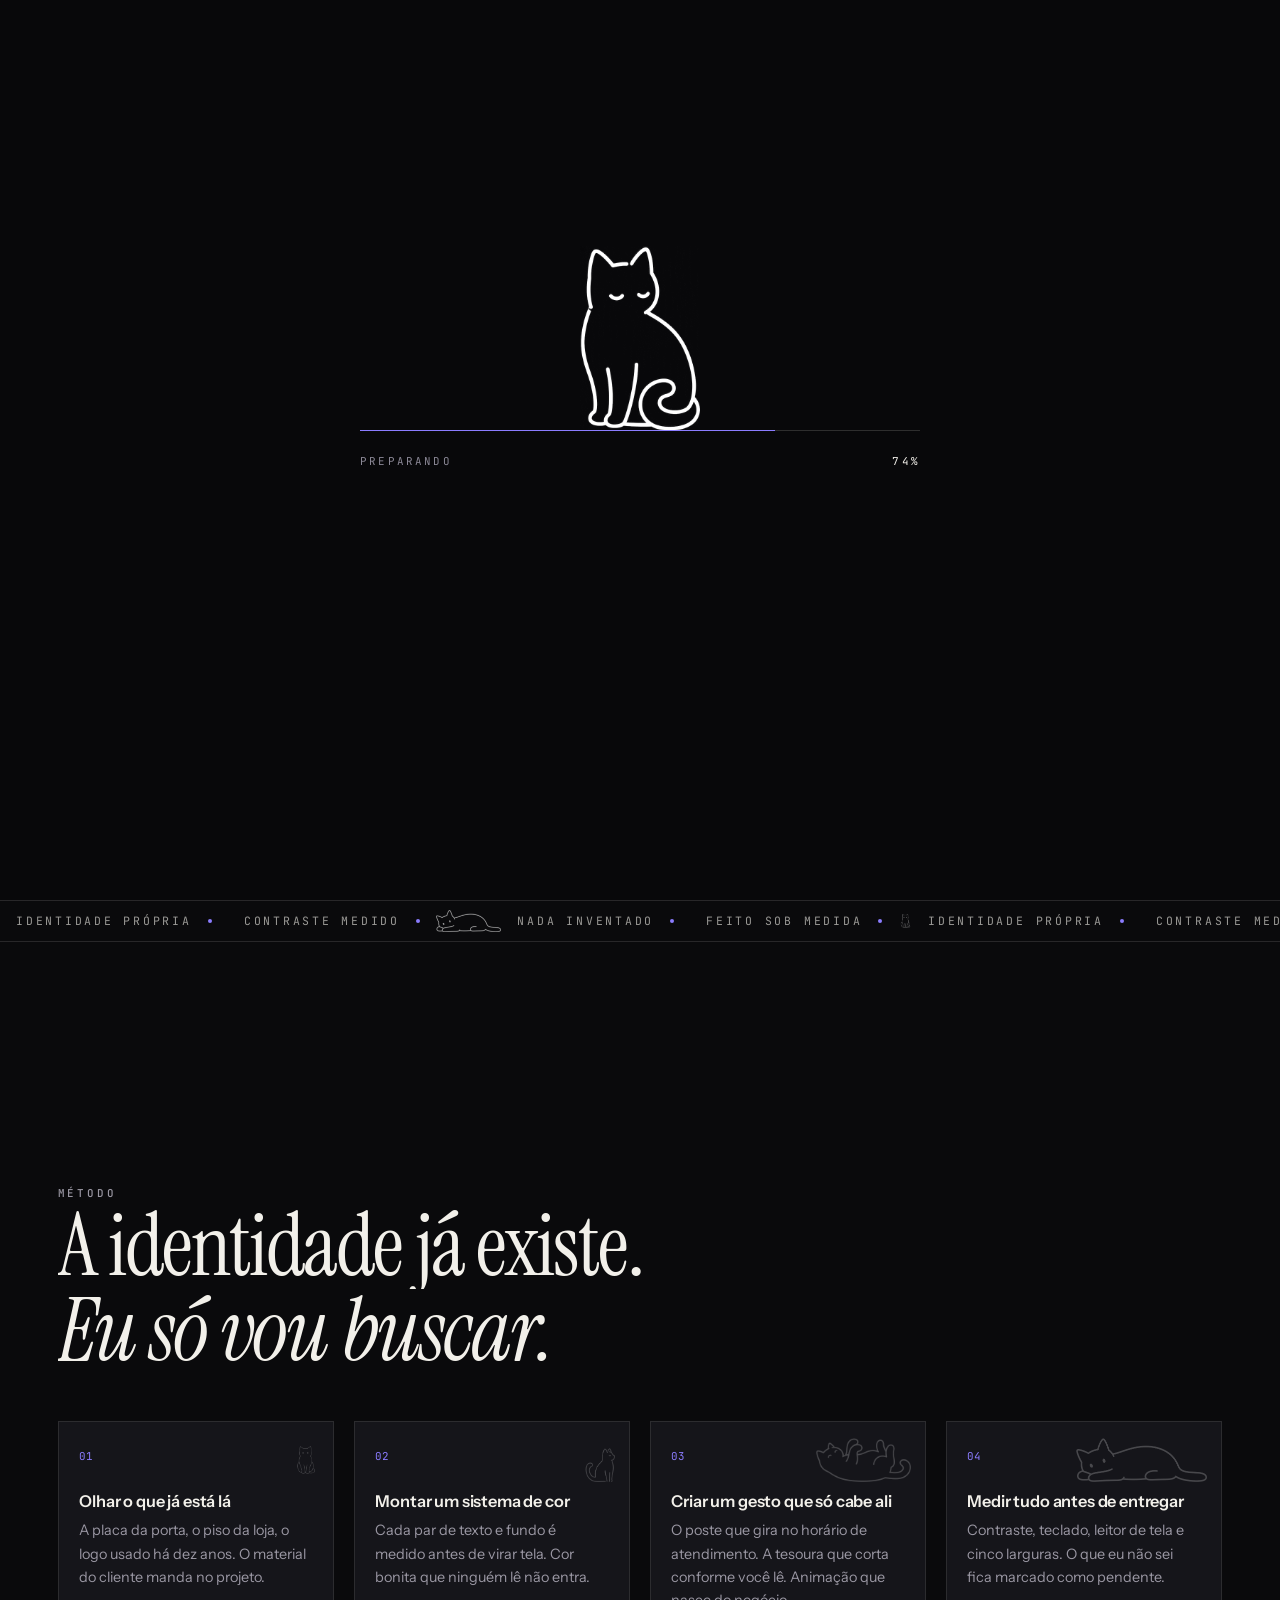
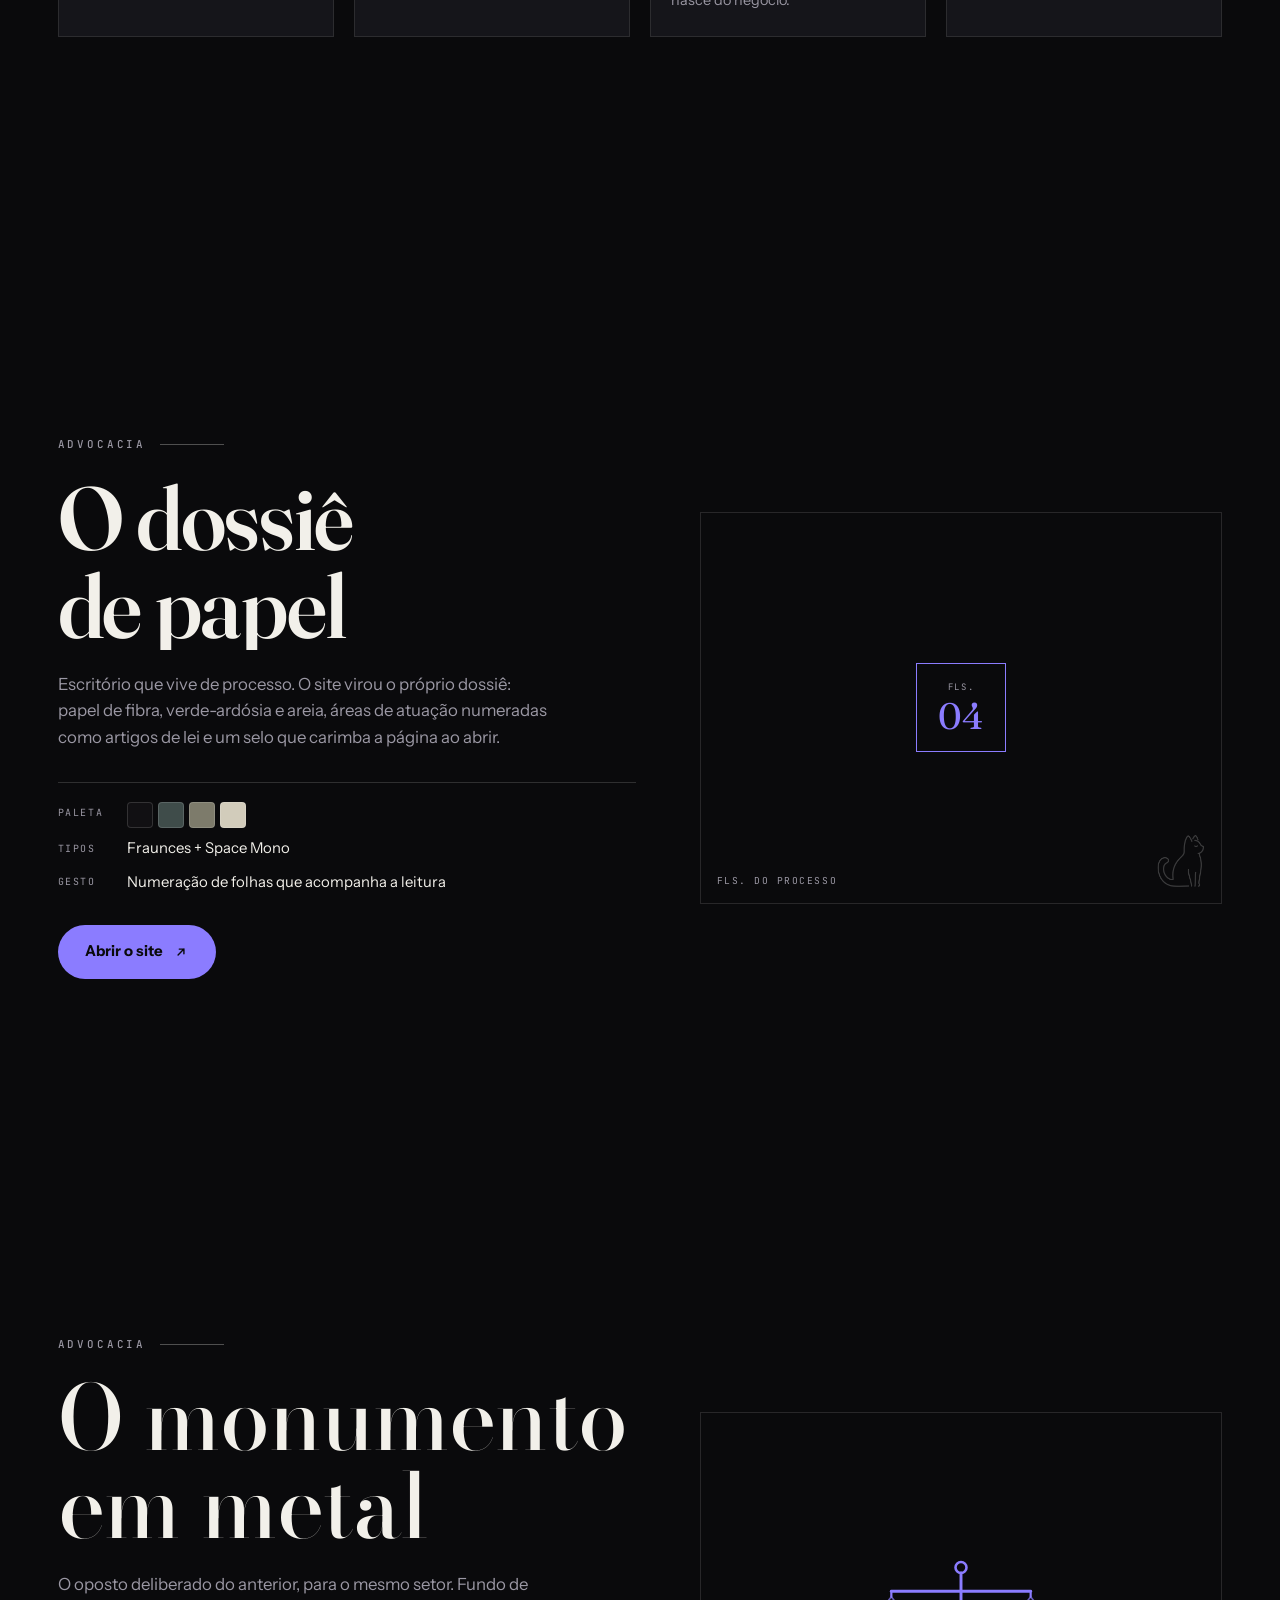
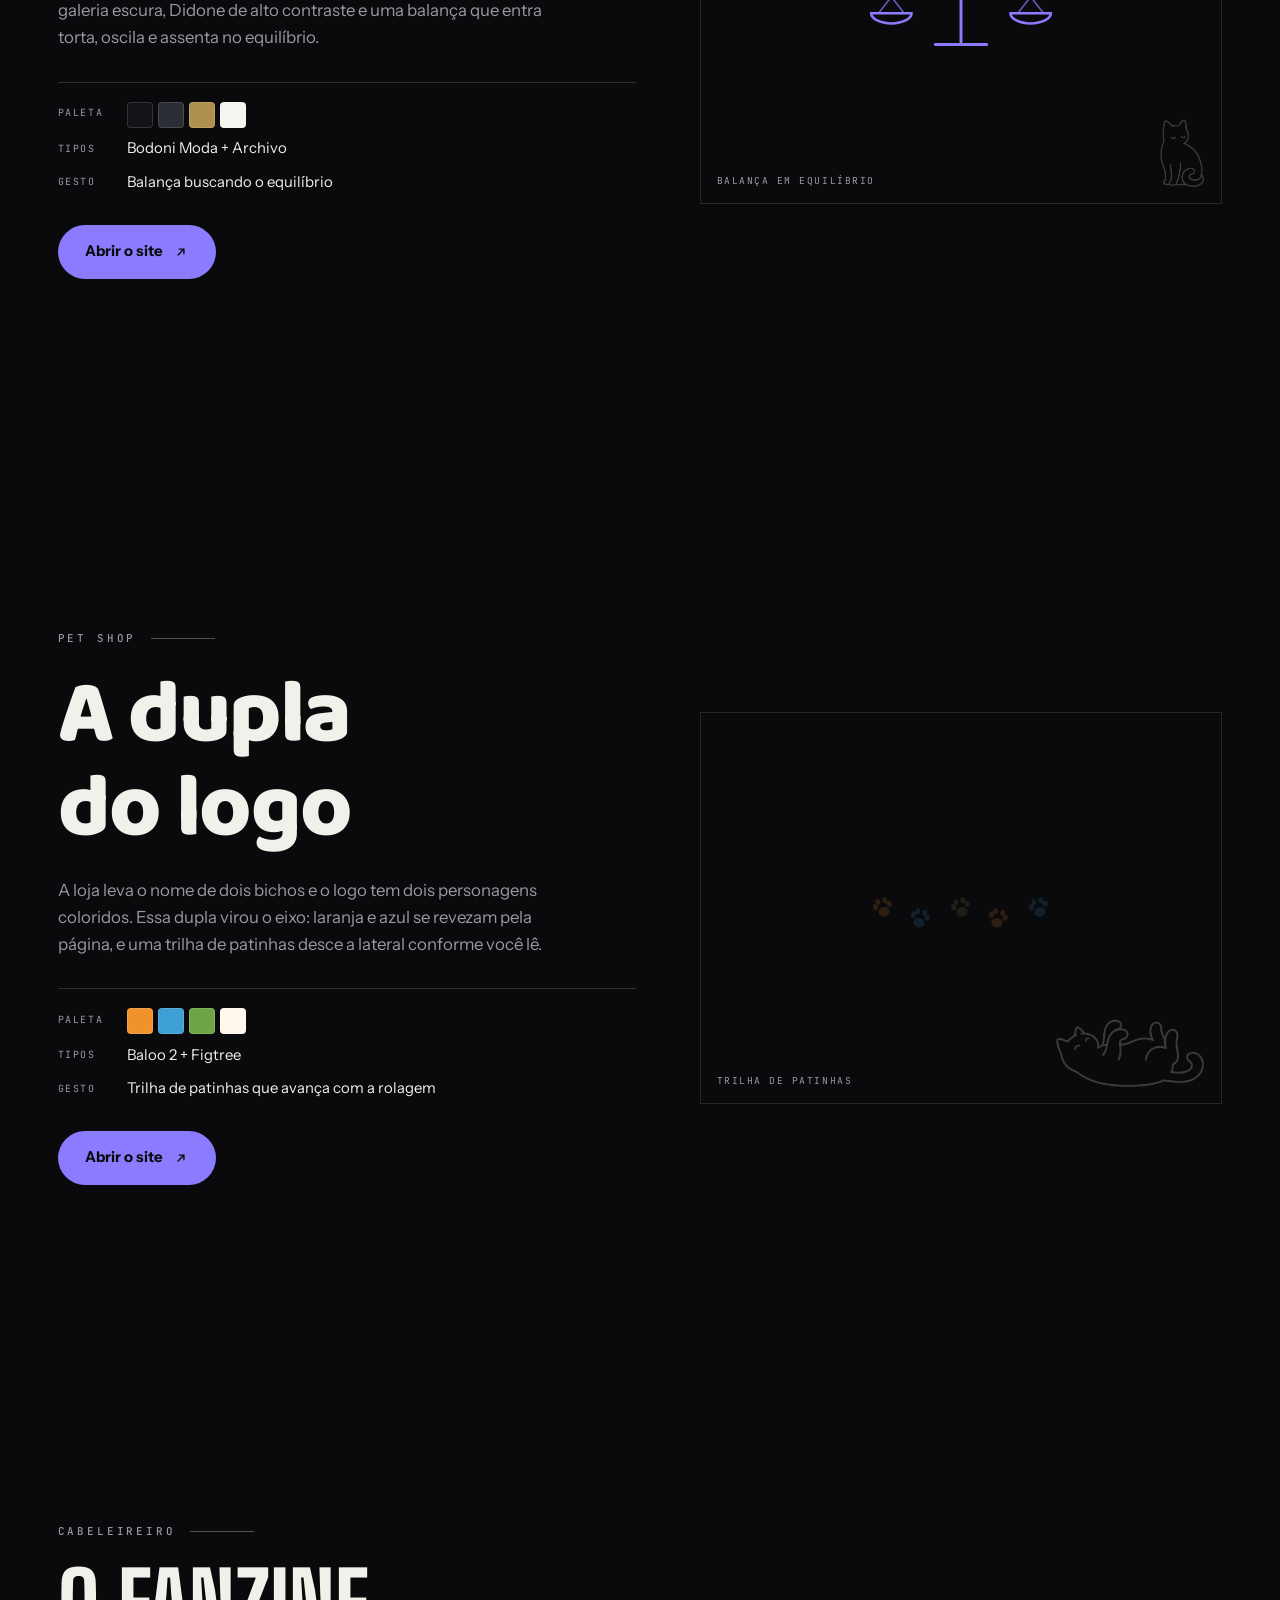
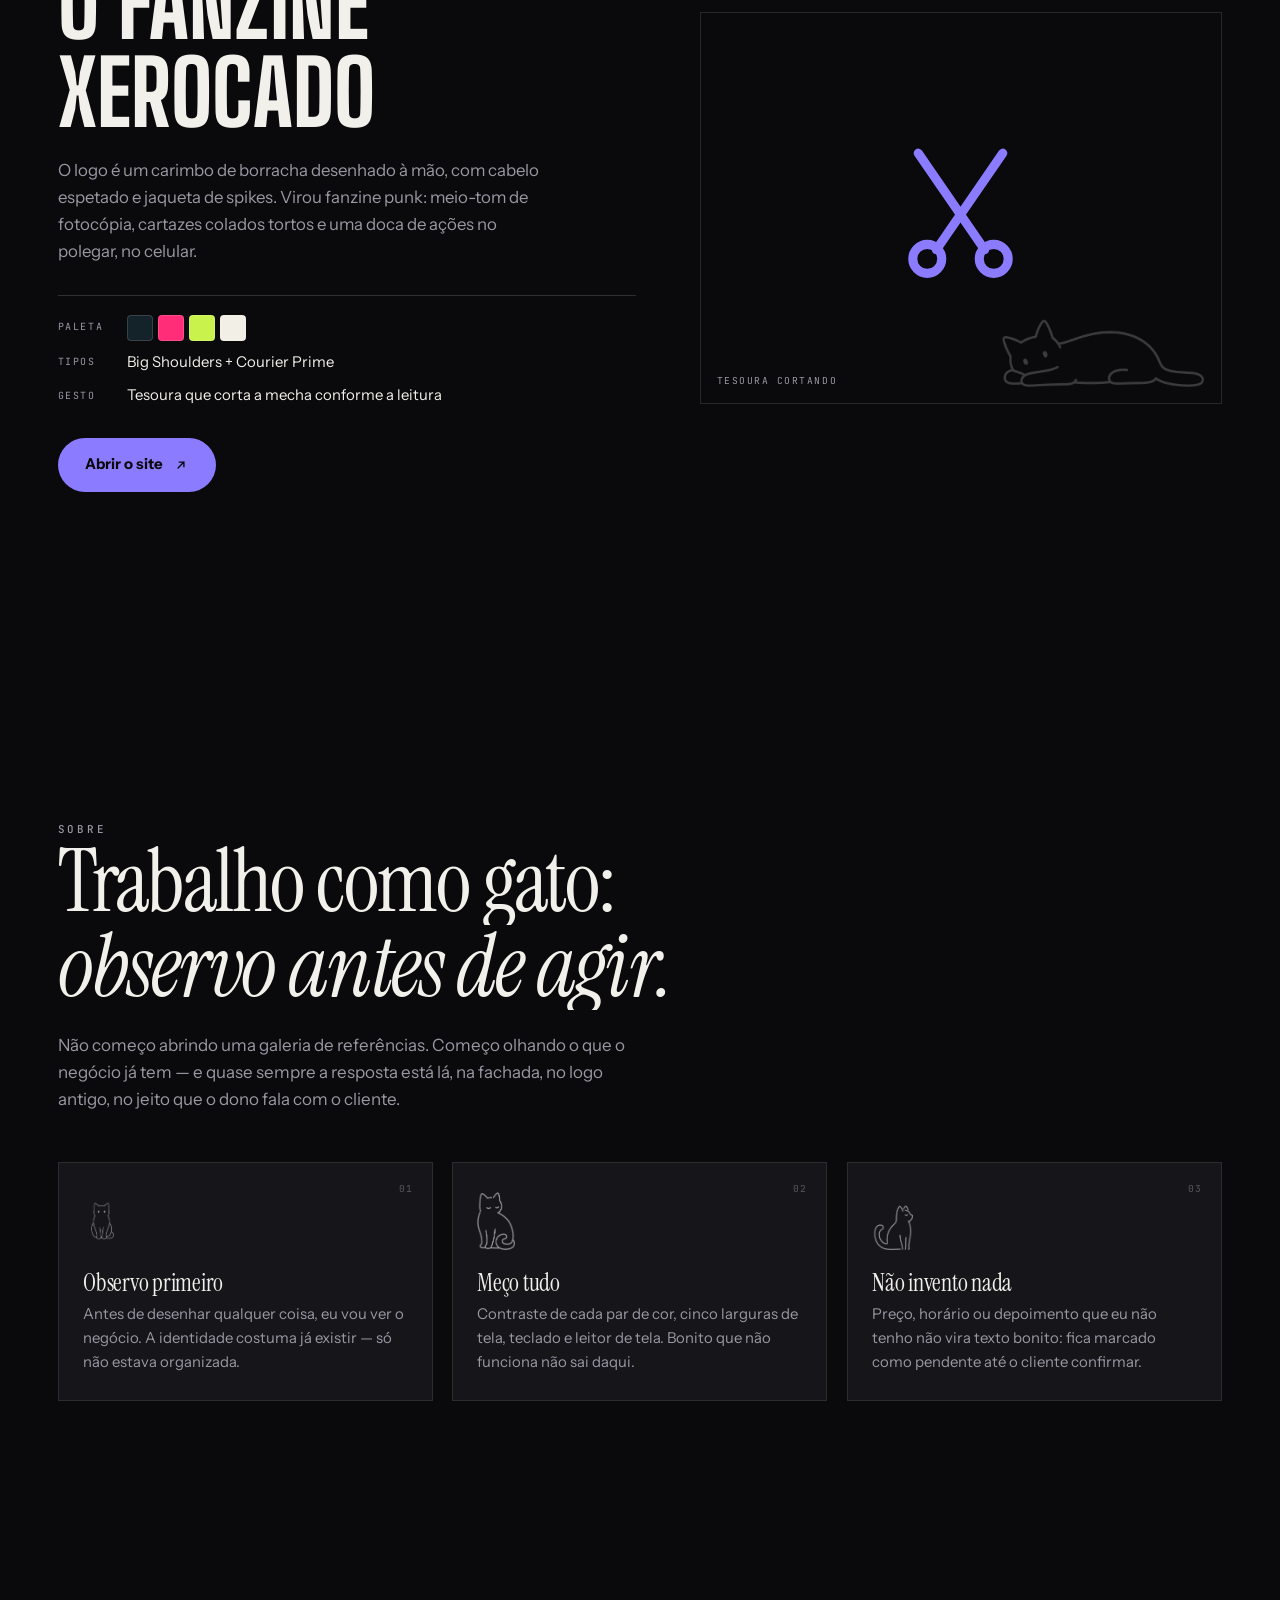
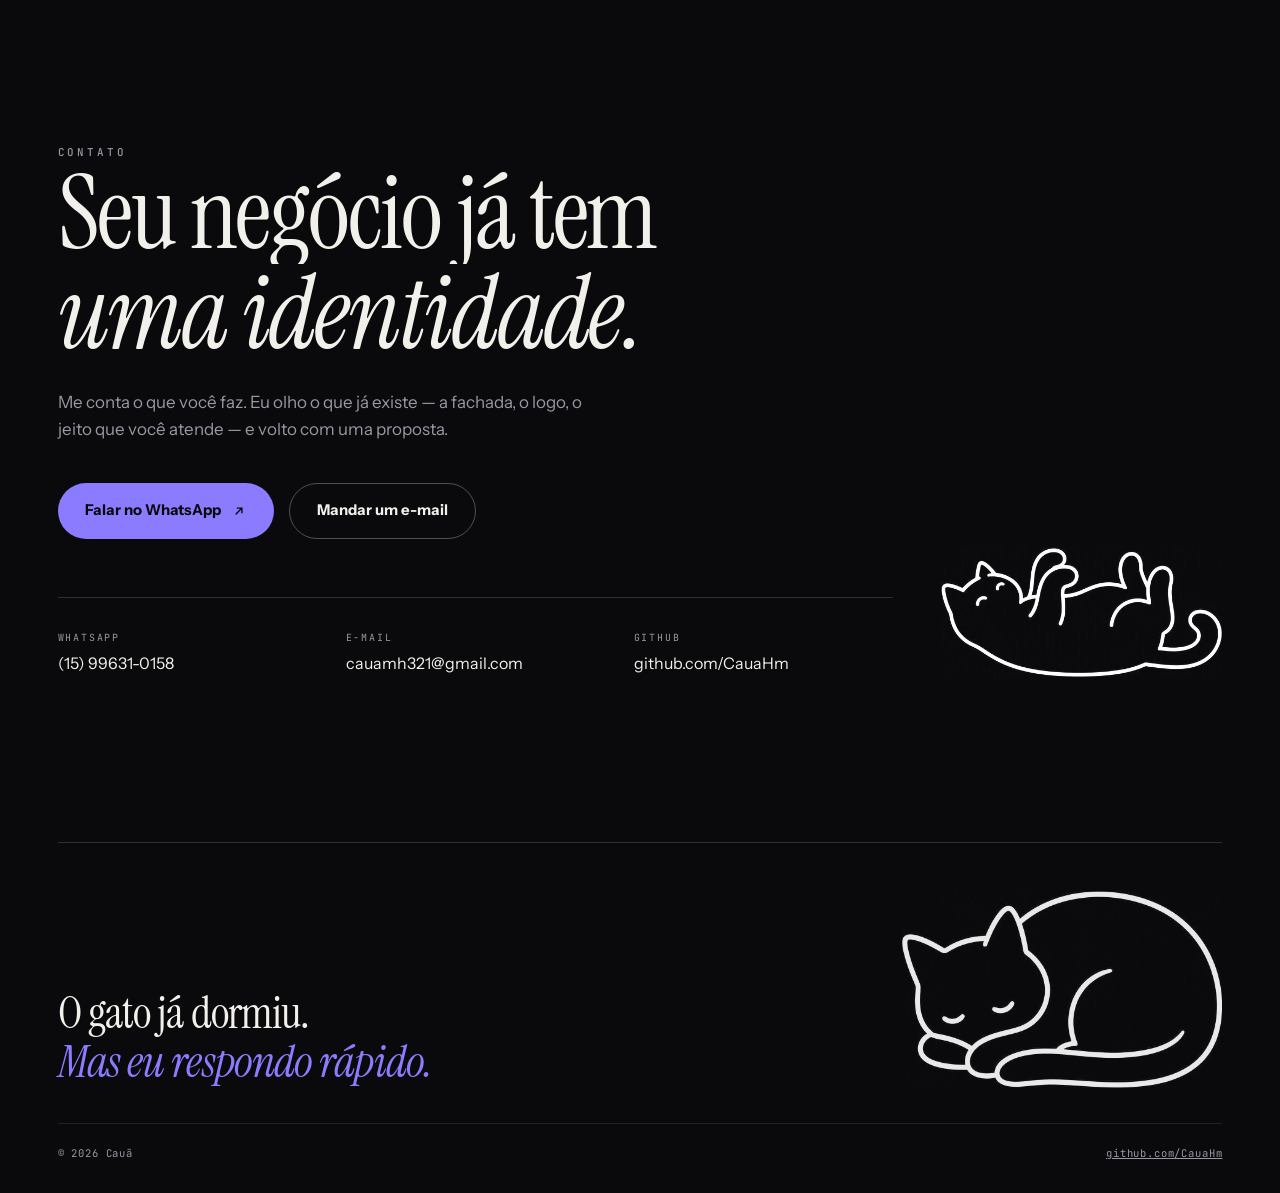
<file: index.html>
<!DOCTYPE html>
<html lang="pt-BR">
<head>
<meta charset="UTF-8">
<meta name="viewport" content="width=device-width, initial-scale=1.0">
<meta name="theme-color" content="#0a0a0c">
<title>Cauã — Sites que não parecem com nenhum outro</title>
<meta name="description" content="Criação de sites sob medida para negócios. Cada projeto ganha uma identidade tirada do mundo do próprio cliente: sem template, com contraste medido e nada inventado.">
<link rel="canonical" href="https://SEU-DOMINIO-AQUI/">

<meta property="og:type" content="website">
<meta property="og:locale" content="pt_BR">
<meta property="og:title" content="Cauã — Sites que não parecem com nenhum outro">
<meta property="og:description" content="Identidade própria para cada negócio. Sem template.">
<meta property="og:url" content="https://SEU-DOMINIO-AQUI/">
<meta name="twitter:card" content="summary_large_image">
<meta name="twitter:title" content="Cauã — Sites que não parecem com nenhum outro">
<meta name="twitter:description" content="Identidade própria para cada negócio. Sem template.">

<link rel="icon" href="data:image/svg+xml,%3Csvg xmlns='http://www.w3.org/2000/svg' viewBox='0 0 100 110'%3E%3Crect width='100' height='110' fill='%230a0a0c'/%3E%3Cg fill='none' stroke='%238b7cff' stroke-width='7' stroke-linejoin='round' stroke-linecap='round'%3E%3Cpath d='M31 32 27 9l19 12M69 32l4-23-19 12'/%3E%3Cpath d='M50 20c-15 0-24 11-24 25 0 9-4 17-6 28-3 13 6 22 30 22s33-9 30-22c-2-11-6-19-6-28 0-14-9-25-24-25z'/%3E%3C/g%3E%3C/svg%3E">
<link rel="preconnect" href="https://fonts.googleapis.com">
<link rel="preconnect" href="https://fonts.gstatic.com" crossorigin>
<link href="https://fonts.googleapis.com/css2?family=Instrument+Serif:ital@0;1&family=Instrument+Sans:wght@400;500;600&family=JetBrains+Mono:wght@400;500&family=Fraunces:opsz,wght@9..144,600&family=Bodoni+Moda:opsz,wght@6..96,500&family=Baloo+2:wght@800&family=Big+Shoulders+Display:wght@800&display=swap" rel="stylesheet">
<link rel="stylesheet" href="css/style.css">

<script type="application/ld+json">
{
  "@context": "https://schema.org",
  "@type": "ProfessionalService",
  "name": "Cauã — Criação de sites",
  "description": "Sites sob medida para negócios, com identidade visual própria em cada projeto.",
  "url": "https://SEU-DOMINIO-AQUI/",
  "telephone": "+5515996310158",
  "email": "cauamh321@gmail.com",
  "sameAs": ["https://github.com/CauaHm"]
}
</script>
</head>
<body>

<a class="pular" href="#conteudo">Pular para o conteúdo</a>

<!-- ============================ CARREGAMENTO ============================ -->
<div class="carga" id="carga" role="status" aria-live="polite" aria-label="Carregando">
  <div class="carga-cena">
    <div class="carga-chao" id="carga-chao">
      <div class="carga-gato" id="carga-gato">
        <img class="" src="assets/img/gato-sentado.webp" alt="" aria-hidden="true" width="338" height="520">
      </div>
    </div>
    <div class="carga-rodape">
      <span>Preparando</span>
      <span class="carga-pct" id="carga-pct">00%</span>
    </div>
  </div>
</div>

<canvas class="campo" id="campo" aria-hidden="true"></canvas>
<div class="cursor" id="cursor" aria-hidden="true"></div>
<div class="cursor-anel" id="cursor-anel" aria-hidden="true"></div>
<div class="progresso" id="progresso" aria-hidden="true"></div>

<header id="cabecalho">
  <nav class="nav">
    <a class="marca" href="#topo" aria-label="Início">
      <img class="marca-gato" src="assets/img/gato-frente.webp" alt="" aria-hidden="true" width="326" height="520">
      <b>Cauã</b>
    </a>
    <ul class="nav-links" id="nav-links">
      <li><a href="#metodo">Método</a></li>
      <li><a href="#mundos">Projetos</a></li>
      <li><a href="#sobre">Sobre</a></li>
      <li><a href="#contato">Contato</a></li>
    </ul>
    <button class="menu-toggle" id="menu-toggle" aria-label="Abrir menu" aria-expanded="false" aria-controls="nav-links">☰</button>
  </nav>
</header>

<main id="conteudo">

<!-- ============================ ABERTURA ============================ -->
<section class="bloco abertura" id="topo" data-mundo="0">
  <div class="bloco-interno abertura-grade">
    <div>
      <span class="etiq sobe">Criação de sites sob medida</span>
      <h1>
        <span class="linha-mascara"><span>Sites que não</span></span>
        <span class="linha-mascara"><span>parecem com</span></span>
        <span class="linha-mascara"><span><em>nenhum outro.</em></span></span>
      </h1>
      <div class="abertura-pe">
        <p class="abertura-linha sobe">
          Cada negócio recebe uma identidade tirada do próprio mundo dele —
          e esta página se transforma em cada uma delas conforme você desce.
        </p>
        <span class="rolar sobe sobe-2">
          Role para atravessar
          <span class="rolar-traco" aria-hidden="true"></span>
        </span>
      </div>
    </div>
    <!-- O gato do hero acompanha o ponteiro com a cabeça -->
    <div class="abertura-gato sobe sobe-2" id="gato-vigia" aria-hidden="true">
      <img class="" src="assets/img/gato-sentado.webp" alt="" aria-hidden="true" width="338" height="520">
    </div>
  </div>
</section>

<!-- ============================ OUTDOOR ============================ -->
<div class="outdoor" aria-hidden="true">
  <div class="outdoor-fita">
    <span>Identidade própria<i class="ponto"></i></span>
    <span>Contraste medido<i class="ponto"></i></span>
    <img class="outdoor-gato" src="assets/img/gato-deitado.webp" alt="" aria-hidden="true" width="520" height="175" loading="lazy" decoding="async">
    <span>Nada inventado<i class="ponto"></i></span>
    <span>Feito sob medida<i class="ponto"></i></span>
    <img class="outdoor-gato" src="assets/img/gato-frente.webp" alt="" aria-hidden="true" width="326" height="520" loading="lazy" decoding="async">
    <span>Identidade própria<i class="ponto"></i></span>
    <span>Contraste medido<i class="ponto"></i></span>
    <img class="outdoor-gato" src="assets/img/gato-deitado.webp" alt="" aria-hidden="true" width="520" height="175" loading="lazy" decoding="async">
    <span>Nada inventado<i class="ponto"></i></span>
    <span>Feito sob medida<i class="ponto"></i></span>
    <img class="outdoor-gato" src="assets/img/gato-frente.webp" alt="" aria-hidden="true" width="326" height="520" loading="lazy" decoding="async">
  </div>
</div>

<!-- ============================ MÉTODO ============================ -->
<section class="bloco metodo" id="metodo" data-mundo="0">
  <div class="bloco-interno">
    <span class="etiq sobe">Método</span>
    <h2>
      <span class="linha-mascara"><span>A identidade já existe.</span></span>
      <span class="linha-mascara"><span><em>Eu só vou buscar.</em></span></span>
    </h2>
    <div class="passos sobe sobe-2">
      <article class="passo" data-inclina>
        <span class="n">01</span>
        <img class="passo-gato" src="assets/img/gato-frente.webp" alt="" aria-hidden="true" width="326" height="520" loading="lazy" decoding="async">
        <h3>Olhar o que já está lá</h3>
        <p>A placa da porta, o piso da loja, o logo usado há dez anos. O material do cliente manda no projeto.</p>
      </article>
      <article class="passo" data-inclina>
        <span class="n">02</span>
        <img class="passo-gato" src="assets/img/gato-perfil.webp" alt="" aria-hidden="true" width="372" height="520" loading="lazy" decoding="async">
        <h3>Montar um sistema de cor</h3>
        <p>Cada par de texto e fundo é medido antes de virar tela. Cor bonita que ninguém lê não entra.</p>
      </article>
      <article class="passo" data-inclina>
        <span class="n">03</span>
        <img class="passo-gato" src="assets/img/gato-barriga.webp" alt="" aria-hidden="true" width="520" height="240" loading="lazy" decoding="async">
        <h3>Criar um gesto que só cabe ali</h3>
        <p>O poste que gira no horário de atendimento. A tesoura que corta conforme você lê. Animação que nasce do negócio.</p>
      </article>
      <article class="passo" data-inclina>
        <span class="n">04</span>
        <img class="passo-gato" src="assets/img/gato-deitado.webp" alt="" aria-hidden="true" width="520" height="175" loading="lazy" decoding="async">
        <h3>Medir tudo antes de entregar</h3>
        <p>Contraste, teclado, leitor de tela e cinco larguras. O que eu não sei fica marcado como pendente.</p>
      </article>
    </div>
  </div>
</section>

<!-- ============================ MUNDOS ============================ -->
<div id="mundos">

  <section class="bloco mundo m-dossie" data-mundo="1"
           data-fundo="#100f12" data-texto="#ece8dd" data-apoio="#8a857b" data-acento="#8fa09c">
    <div class="bloco-interno mundo-grade">
      <div>
        <div class="mundo-topo sobe">
          <span class="etiq">Advocacia</span>
          <span class="traco" aria-hidden="true"></span>
        </div>
        <h2>
          <span class="linha-mascara"><span>O dossiê</span></span>
          <span class="linha-mascara"><span>de papel</span></span>
        </h2>
        <p class="mundo-conceito sobe">
          Escritório que vive de processo. O site virou o próprio dossiê:
          papel de fibra, verde-ardósia e areia, áreas de atuação numeradas
          como artigos de lei e um selo que carimba a página ao abrir.
        </p>
        <dl class="ficha sobe sobe-2">
          <dt>Paleta</dt>
          <dd><span class="ficha-cores" aria-label="Preto, verde-ardósia, pedra e areia">
            <span style="background:#111013"></span><span style="background:#3f4c4a"></span>
            <span style="background:#7d7b6b"></span><span style="background:#d2ccbb"></span>
          </span></dd>
          <dt>Tipos</dt><dd>Fraunces + Space Mono</dd>
          <dt>Gesto</dt><dd>Numeração de folhas que acompanha a leitura</dd>
        </dl>
        <a class="ima sobe sobe-3" data-ima href="https://denilson-advocacia.vercel.app/" target="_blank" rel="noopener">
          Abrir o site
          <svg viewBox="0 0 24 24" fill="none" stroke="currentColor" stroke-width="2.4" stroke-linecap="round" aria-hidden="true"><path d="M7 17L17 7M9 7h8v8"/></svg>
        </a>
      </div>
      <div class="palco sobe" data-gesto="fls. do processo" aria-hidden="true">
        <div class="g-fls"><span class="r">fls.</span><span class="v" id="g-fls-num">04</span></div>
        <img class="palco-gato" src="assets/img/gato-perfil.webp" alt="" aria-hidden="true" width="372" height="520" loading="lazy" decoding="async">
      </div>
    </div>
  </section>

  <section class="bloco mundo m-metal" data-mundo="2"
           data-fundo="#101114" data-texto="#f6f4ef" data-apoio="#a09a8e" data-acento="#c7ad82">
    <div class="bloco-interno mundo-grade">
      <div>
        <div class="mundo-topo sobe">
          <span class="etiq">Advocacia</span>
          <span class="traco" aria-hidden="true"></span>
        </div>
        <h2>
          <span class="linha-mascara"><span>O monumento</span></span>
          <span class="linha-mascara"><span>em metal</span></span>
        </h2>
        <p class="mundo-conceito sobe">
          O oposto deliberado do anterior, para o mesmo setor. Fundo de galeria
          escura, Didone de alto contraste e uma balança que entra torta,
          oscila e assenta no equilíbrio.
        </p>
        <dl class="ficha sobe sobe-2">
          <dt>Paleta</dt>
          <dd><span class="ficha-cores" aria-label="Grafite, carvão, ouro e osso">
            <span style="background:#121316"></span><span style="background:#2a2d34"></span>
            <span style="background:#b0904f"></span><span style="background:#f6f4ef"></span>
          </span></dd>
          <dt>Tipos</dt><dd>Bodoni Moda + Archivo</dd>
          <dt>Gesto</dt><dd>Balança buscando o equilíbrio</dd>
        </dl>
        <a class="ima sobe sobe-3" data-ima href="https://fernandes-advocacia.vercel.app/" target="_blank" rel="noopener">
          Abrir o site
          <svg viewBox="0 0 24 24" fill="none" stroke="currentColor" stroke-width="2.4" stroke-linecap="round" aria-hidden="true"><path d="M7 17L17 7M9 7h8v8"/></svg>
        </a>
      </div>
      <div class="palco sobe" data-gesto="balança em equilíbrio" aria-hidden="true">
        <div class="g-balanca">
          <svg viewBox="0 0 120 62" fill="none" stroke="currentColor" stroke-linecap="round">
            <path d="M60 12v38" stroke-width="1.6"/><path d="M46 51h28" stroke-width="1.6"/>
            <circle cx="60" cy="9" r="3" stroke-width="1.4"/>
            <g class="viga"><path d="M22 22h76" stroke-width="1.6"/><path d="M22 22v3M98 22v3" stroke-width="1.2"/></g>
            <g class="pr-e"><path d="M22 25l-7 9M22 25l7 9" stroke-width=".9" opacity=".7"/><path d="M11 34h22a11 5.5 0 0 1-22 0Z" stroke-width="1.4"/></g>
            <g class="pr-d"><path d="M98 25l-7 9M98 25l7 9" stroke-width=".9" opacity=".7"/><path d="M87 34h22a11 5.5 0 0 1-22 0Z" stroke-width="1.4"/></g>
          </svg>
        </div>
        <img class="palco-gato" src="assets/img/gato-sentado.webp" alt="" aria-hidden="true" width="338" height="520" loading="lazy" decoding="async">
      </div>
    </div>
  </section>

  <section class="bloco mundo m-pet" data-mundo="3"
           data-fundo="#14100c" data-texto="#fff1dd" data-apoio="#a89680" data-acento="#f0932b">
    <div class="bloco-interno mundo-grade">
      <div>
        <div class="mundo-topo sobe">
          <span class="etiq">Pet shop</span>
          <span class="traco" aria-hidden="true"></span>
        </div>
        <h2>
          <span class="linha-mascara"><span>A dupla</span></span>
          <span class="linha-mascara"><span>do logo</span></span>
        </h2>
        <p class="mundo-conceito sobe">
          A loja leva o nome de dois bichos e o logo tem dois personagens
          coloridos. Essa dupla virou o eixo: laranja e azul se revezam pela
          página, e uma trilha de patinhas desce a lateral conforme você lê.
        </p>
        <dl class="ficha sobe sobe-2">
          <dt>Paleta</dt>
          <dd><span class="ficha-cores" aria-label="Laranja, azul, verde e creme">
            <span style="background:#f0932b"></span><span style="background:#3e9fd4"></span>
            <span style="background:#6da544"></span><span style="background:#fff8ec"></span>
          </span></dd>
          <dt>Tipos</dt><dd>Baloo 2 + Figtree</dd>
          <dt>Gesto</dt><dd>Trilha de patinhas que avança com a rolagem</dd>
        </dl>
        <a class="ima sobe sobe-3" data-ima href="https://zeca-e-nina-petshop.vercel.app/" target="_blank" rel="noopener">
          Abrir o site
          <svg viewBox="0 0 24 24" fill="none" stroke="currentColor" stroke-width="2.4" stroke-linecap="round" aria-hidden="true"><path d="M7 17L17 7M9 7h8v8"/></svg>
        </a>
      </div>
      <div class="palco sobe" data-gesto="trilha de patinhas" aria-hidden="true">
        <div class="g-patas">
          <span><svg viewBox="0 0 64 64" fill="currentColor"><ellipse cx="32" cy="41" rx="13" ry="11"/><ellipse cx="16" cy="26" rx="6" ry="7.5"/><ellipse cx="48" cy="26" rx="6" ry="7.5"/><ellipse cx="24" cy="16" rx="5.5" ry="7"/><ellipse cx="40" cy="16" rx="5.5" ry="7"/></svg></span>
          <span><svg viewBox="0 0 64 64" fill="currentColor"><ellipse cx="32" cy="41" rx="13" ry="11"/><ellipse cx="16" cy="26" rx="6" ry="7.5"/><ellipse cx="48" cy="26" rx="6" ry="7.5"/><ellipse cx="24" cy="16" rx="5.5" ry="7"/><ellipse cx="40" cy="16" rx="5.5" ry="7"/></svg></span>
          <span><svg viewBox="0 0 64 64" fill="currentColor"><ellipse cx="32" cy="41" rx="13" ry="11"/><ellipse cx="16" cy="26" rx="6" ry="7.5"/><ellipse cx="48" cy="26" rx="6" ry="7.5"/><ellipse cx="24" cy="16" rx="5.5" ry="7"/><ellipse cx="40" cy="16" rx="5.5" ry="7"/></svg></span>
          <span><svg viewBox="0 0 64 64" fill="currentColor"><ellipse cx="32" cy="41" rx="13" ry="11"/><ellipse cx="16" cy="26" rx="6" ry="7.5"/><ellipse cx="48" cy="26" rx="6" ry="7.5"/><ellipse cx="24" cy="16" rx="5.5" ry="7"/><ellipse cx="40" cy="16" rx="5.5" ry="7"/></svg></span>
          <span><svg viewBox="0 0 64 64" fill="currentColor"><ellipse cx="32" cy="41" rx="13" ry="11"/><ellipse cx="16" cy="26" rx="6" ry="7.5"/><ellipse cx="48" cy="26" rx="6" ry="7.5"/><ellipse cx="24" cy="16" rx="5.5" ry="7"/><ellipse cx="40" cy="16" rx="5.5" ry="7"/></svg></span>
        </div>
        <img class="palco-gato" src="assets/img/gato-barriga.webp" alt="" aria-hidden="true" width="520" height="240" loading="lazy" decoding="async">
      </div>
    </div>
  </section>

  <section class="bloco mundo m-punk" data-mundo="4"
           data-fundo="#0f1a1f" data-texto="#f1efe6" data-apoio="#8b9aa1" data-acento="#ff2d78">
    <div class="bloco-interno mundo-grade">
      <div>
        <div class="mundo-topo sobe">
          <span class="etiq">Cabeleireiro</span>
          <span class="traco" aria-hidden="true"></span>
        </div>
        <h2>
          <span class="linha-mascara"><span>O fanzine</span></span>
          <span class="linha-mascara"><span>xerocado</span></span>
        </h2>
        <p class="mundo-conceito sobe">
          O logo é um carimbo de borracha desenhado à mão, com cabelo espetado
          e jaqueta de spikes. Virou fanzine punk: meio-tom de fotocópia,
          cartazes colados tortos e uma doca de ações no polegar, no celular.
        </p>
        <dl class="ficha sobe sobe-2">
          <dt>Paleta</dt>
          <dd><span class="ficha-cores" aria-label="Petróleo, magenta, verde-ácido e papel">
            <span style="background:#14232a"></span><span style="background:#ff2d78"></span>
            <span style="background:#c9f24d"></span><span style="background:#f1efe6"></span>
          </span></dd>
          <dt>Tipos</dt><dd>Big Shoulders + Courier Prime</dd>
          <dt>Gesto</dt><dd>Tesoura que corta a mecha conforme a leitura</dd>
        </dl>
        <a class="ima sobe sobe-3" data-ima href="https://barbearia-nuness.vercel.app/" target="_blank" rel="noopener">
          Abrir o site
          <svg viewBox="0 0 24 24" fill="none" stroke="currentColor" stroke-width="2.4" stroke-linecap="round" aria-hidden="true"><path d="M7 17L17 7M9 7h8v8"/></svg>
        </a>
      </div>
      <div class="palco sobe" data-gesto="tesoura cortando" aria-hidden="true">
        <div class="g-tesoura">
          <svg viewBox="0 0 24 24" fill="none" stroke="currentColor" stroke-width="1.5" stroke-linecap="round">
            <g class="lam-a"><path d="M5 3l11 16"/></g>
            <g class="lam-b"><path d="M19 3L8 19"/></g>
            <circle cx="6.5" cy="20.5" r="2.4"/><circle cx="17.5" cy="20.5" r="2.4"/>
          </svg>
        </div>
        <img class="palco-gato" src="assets/img/gato-deitado.webp" alt="" aria-hidden="true" width="520" height="175" loading="lazy" decoding="async">
      </div>
    </div>
  </section>

</div>

<!-- ============================ SOBRE ============================ -->
<section class="bloco sobre" id="sobre" data-mundo="0">
  <div class="bloco-interno">
    <span class="etiq sobe">Sobre</span>
    <h2>
      <span class="linha-mascara"><span>Trabalho como gato:</span></span>
      <span class="linha-mascara"><span><em>observo antes de agir.</em></span></span>
    </h2>
    <p class="sobre-linha sobe">
      Não começo abrindo uma galeria de referências. Começo olhando o que o
      negócio já tem — e quase sempre a resposta está lá, na fachada, no logo
      antigo, no jeito que o dono fala com o cliente.
    </p>

    <div class="cartoes sobe sobe-2">
      <article class="cartao" data-inclina>
        <span class="cartao-selo">01</span>
        <img class="cartao-gato" src="assets/img/gato-frente.webp" alt="" aria-hidden="true" width="326" height="520" loading="lazy" decoding="async">
        <h3>Observo primeiro</h3>
        <p>Antes de desenhar qualquer coisa, eu vou ver o negócio. A identidade costuma já existir — só não estava organizada.</p>
      </article>

      <article class="cartao" data-inclina>
        <span class="cartao-selo">02</span>
        <img class="cartao-gato" src="assets/img/gato-sentado.webp" alt="" aria-hidden="true" width="338" height="520" loading="lazy" decoding="async">
        <h3>Meço tudo</h3>
        <p>Contraste de cada par de cor, cinco larguras de tela, teclado e leitor de tela. Bonito que não funciona não sai daqui.</p>
      </article>

      <article class="cartao" data-inclina>
        <span class="cartao-selo">03</span>
        <img class="cartao-gato" src="assets/img/gato-perfil.webp" alt="" aria-hidden="true" width="372" height="520" loading="lazy" decoding="async">
        <h3>Não invento nada</h3>
        <p>Preço, horário ou depoimento que eu não tenho não vira texto bonito: fica marcado como pendente até o cliente confirmar.</p>
      </article>
    </div>
  </div>
</section>

<!-- ============================ CONTATO ============================ -->
<section class="bloco contato" id="contato" data-mundo="0">
  <div class="bloco-interno contato-grade">
    <div>
      <span class="etiq sobe">Contato</span>
      <h2>
        <span class="linha-mascara"><span>Seu negócio já tem</span></span>
        <span class="linha-mascara"><span><em>uma identidade.</em></span></span>
      </h2>
      <p class="contato-linha sobe">
        Me conta o que você faz. Eu olho o que já existe — a fachada, o logo,
        o jeito que você atende — e volto com uma proposta.
      </p>
      <div class="contato-acoes sobe sobe-2">
        <a class="ima" data-ima href="https://wa.me/5515996310158" target="_blank" rel="noopener">
          Falar no WhatsApp
          <svg viewBox="0 0 24 24" fill="none" stroke="currentColor" stroke-width="2.4" stroke-linecap="round" aria-hidden="true"><path d="M7 17L17 7M9 7h8v8"/></svg>
        </a>
        <a class="ima ima-vazado" data-ima href="mailto:cauamh321@gmail.com">Mandar um e-mail</a>
      </div>

      <dl class="contato-lista sobe sobe-3">
        <div>
          <dt>WhatsApp</dt>
          <dd><a href="https://wa.me/5515996310158" target="_blank" rel="noopener">(15) 99631-0158</a></dd>
        </div>
        <div>
          <dt>E-mail</dt>
          <dd><a href="mailto:cauamh321@gmail.com">cauamh321@gmail.com</a></dd>
        </div>
        <div>
          <dt>GitHub</dt>
          <dd><a href="https://github.com/CauaHm" target="_blank" rel="noopener">github.com/CauaHm</a></dd>
        </div>
      </dl>
    </div>
    <img class="contato-gato sobe sobe-2" src="assets/img/gato-barriga.webp" alt="" aria-hidden="true" width="520" height="240" loading="lazy" decoding="async">
  </div>
</section>

</main>

<!-- ============================ RODAPÉ ============================ -->
<footer>
  <div class="rodape-cena">
    <p class="rodape-frase">
      O gato já dormiu.<br><em>Mas eu respondo rápido.</em>
    </p>
    <div class="rodape-gato" aria-hidden="true">
      </span>
      <img class="rodape-gato-img" src="assets/img/gato-dormindo.webp" alt="" aria-hidden="true" width="520" height="320" loading="lazy" decoding="async">
    </div>
  </div>
  <div class="rodape-base">
    <span>© <span id="ano"></span> Cauã</span>
    <span><a href="https://github.com/CauaHm" target="_blank" rel="noopener">github.com/CauaHm</a></span>
  </div>
</footer>

<script src="js/main.js"></script>
</body>
</html>
</file>
<file: css/style.css>
/* ==========================================================================
   Portfólio — Cauã
   A página se transforma em cada projeto: fundo, texto, acento e a
   tipografia do título trocam conforme a leitura desce.

   Tipografia: serifada de alto contraste (Instrument Serif) contra
   monoespaçada técnica — o par é o que dá o ar tecnológico sem virar
   "mais uma landing escura de dev".

   Todos os pares de cor em uso foram medidos. O pior é 4,97:1 (AA).
   ========================================================================== */

/* Sem @property o navegador salta de uma paleta para a outra em vez de
   atravessar. É esta declaração que faz a metamorfose existir. */
@property --m-fundo   { syntax:'<color>'; inherits:true; initial-value:#0a0a0c; }
@property --m-texto   { syntax:'<color>'; inherits:true; initial-value:#f2f0ea; }
@property --m-apoio   { syntax:'<color>'; inherits:true; initial-value:#9a97a3; }
@property --m-acento  { syntax:'<color>'; inherits:true; initial-value:#8b7cff; }

:root{
  --m-fundo:#0a0a0c;
  --m-texto:#f2f0ea;
  --m-apoio:#9a97a3;
  --m-acento:#8b7cff;

  --superficie:#15151a;

  --troca:1100ms cubic-bezier(.4,0,.2,1);
  --saida:cubic-bezier(.16,1,.3,1);
  --mola:cubic-bezier(.34,1.45,.64,1);

  --env:min(1280px, 91vw);
}

*{margin:0;padding:0;box-sizing:border-box;}
html{scroll-behavior:smooth;}
body{
  background:var(--m-fundo);
  color:var(--m-texto);
  font-family:'Instrument Sans',system-ui,sans-serif;
  line-height:1.6;
  -webkit-font-smoothing:antialiased;
  overflow-x:hidden;
  transition:background var(--troca), color var(--troca);
}
a{color:inherit;}
img,svg,canvas{display:block;max-width:100%;}

h1,h2,h3,.serif{
  font-family:'Instrument Serif',Georgia,serif;
  font-weight:400;line-height:.98;letter-spacing:-.022em;
  text-wrap:balance;
}
h1 em,h2 em,.serif em{font-style:italic;}

.mono{font-family:'JetBrains Mono',ui-monospace,monospace;font-variant-numeric:tabular-nums;}
.etiq{
  font-family:'JetBrains Mono',ui-monospace,monospace;
  font-size:.68rem;font-weight:500;letter-spacing:.26em;text-transform:uppercase;
  color:var(--m-apoio);transition:color var(--troca);
}

/* ---------- Acessibilidade ---------- */
.pular{
  position:fixed;left:1rem;top:-5rem;z-index:9999;
  background:var(--m-acento);color:#08080a;
  padding:.9rem 1.4rem;font-weight:700;text-decoration:none;
  transition:top .2s ease;
}
.pular:focus{top:1rem;}
a:focus-visible,button:focus-visible{outline:2px solid var(--m-acento);outline-offset:5px;}

/* ==========================================================================
   Carregamento — o gato atravessa a tela enquanto a página monta
   ========================================================================== */
.carga{
  position:fixed;inset:0;z-index:9000;
  background:#08080a;
  display:grid;place-items:center;
  transition:opacity .55s ease .35s, visibility 0s linear .9s;
}
.carga.saiu{opacity:0;visibility:hidden;}
.carga-cena{
  position:relative;width:min(560px,80vw);
}
/* Chão que o gato percorre */
.carga-chao{
  position:relative;height:1px;
  background:rgba(242,240,234,.16);
  overflow:visible;
}
.carga-chao::after{
  content:"";position:absolute;left:0;top:0;height:1px;
  width:var(--andado,0%);
  background:#8b7cff;
  transition:width .25s ease;
}
/* O gato senta no meio da cena e fica parado; o traço do chão é que avança. */
.carga-gato{
  position:absolute;bottom:0;left:50%;
  width:120px;
  transform:translateX(-50%);
}
.carga-gato img{width:100%;height:auto;}
.carga-rodape{
  display:flex;justify-content:space-between;align-items:baseline;
  margin-top:1.4rem;
  font-family:'JetBrains Mono',monospace;font-size:.68rem;
  letter-spacing:.2em;text-transform:uppercase;color:#8b8896;
}
.carga-pct{color:#f2f0ea;font-variant-numeric:tabular-nums;}

/* O gato do carregamento fica parado: quem se move é o traço do chão,
   avançando por baixo dele. */

/* ==========================================================================
   Os gatos
   São imagens de traço branco com fundo transparente. Ficam parados: o que
   muda é a opacidade ao passar o mouse, para não competirem com o conteúdo.
   Todos declaram width/height no HTML, então não há salto de layout.
   ========================================================================== */
.abertura-grade{display:grid;grid-template-columns:1fr auto;gap:3rem;align-items:end;}
.abertura-gato{width:clamp(130px,16vw,210px);}
.abertura-gato img{width:100%;height:auto;opacity:.92;}
@media (max-width:880px){
  .abertura-grade{grid-template-columns:1fr;}
  .abertura-gato{width:130px;justify-self:end;}
}

/* Método: o gato espia do canto do cartão */
.passo{position:relative;}
.passo-gato{
  position:absolute;top:1rem;right:.9rem;
  width:auto;height:44px;
  opacity:.22;
  transition:opacity .45s ease;
}
.passo:hover .passo-gato{opacity:.75;}

/* Mundos: um gato acompanha o gesto de cada projeto */
.palco-gato{
  position:absolute;right:1.1rem;bottom:1rem;
  width:auto;height:clamp(44px,7vw,68px);
  opacity:.2;
  transition:opacity .5s ease;
}
.palco:hover .palco-gato{opacity:.7;}

/* Contato: gato de barriga para cima */
.contato-grade{display:grid;grid-template-columns:1fr auto;gap:3rem;align-items:end;}
.contato-gato{width:clamp(170px,22vw,290px);height:auto;opacity:.9;}
@media (max-width:880px){
  .contato-grade{grid-template-columns:1fr;}
  .contato-gato{width:min(210px,60vw);justify-self:end;}
}

/* ==========================================================================
   Campo de pontos em canvas
   ========================================================================== */
.campo{position:fixed;inset:0;z-index:0;pointer-events:none;opacity:.8;}

/* ==========================================================================
   Cursor próprio
   ========================================================================== */
.cursor{
  position:fixed;top:0;left:0;z-index:8000;
  width:12px;height:12px;border-radius:50%;
  background:var(--m-acento);
  pointer-events:none;mix-blend-mode:difference;
  transition:width .3s var(--mola), height .3s var(--mola), opacity .3s ease;
  will-change:transform;
}
.cursor.grande{width:58px;height:58px;}
.cursor.oculto{opacity:0;}
.cursor-anel{
  position:fixed;top:0;left:0;z-index:7999;
  width:32px;height:32px;border-radius:50%;
  border:1px solid var(--m-acento);
  pointer-events:none;opacity:.45;
  will-change:transform;
  transition:opacity .3s ease, border-color var(--troca);
}
@media (hover:none),(pointer:coarse){ .cursor,.cursor-anel{display:none;} }

/* ==========================================================================
   Cabeçalho
   ========================================================================== */
header{
  position:fixed;top:0;left:0;right:0;z-index:6000;
  padding:1.1rem 0;
  transition:transform .5s var(--saida);
}
header.escondido{transform:translateY(-115%);}
.nav{
  width:var(--env);margin-inline:auto;
  display:flex;align-items:center;justify-content:space-between;gap:2rem;
}
.marca{display:flex;align-items:center;gap:.6rem;text-decoration:none;}
.marca-gato{width:auto;height:28px;opacity:.85;transition:opacity .3s ease;}
.marca:hover .marca-gato{opacity:1;}
.marca b{
  font-family:'Instrument Serif',serif;font-weight:400;font-size:1.3rem;
  letter-spacing:-.01em;color:var(--m-texto);transition:color var(--troca);
}
.nav-links{display:flex;gap:1.7rem;list-style:none;align-items:center;}
.nav-links a{
  position:relative;
  font-family:'JetBrains Mono',monospace;
  font-size:.7rem;letter-spacing:.16em;text-transform:uppercase;
  text-decoration:none;color:var(--m-apoio);
  transition:color .3s ease;
}
.nav-links a::after{
  content:"";position:absolute;left:0;bottom:-5px;height:1px;width:0;
  background:var(--m-acento);transition:width .35s var(--saida);
}
.nav-links a:hover{color:var(--m-texto);}
.nav-links a:hover::after{width:100%;}
.menu-toggle{display:none;background:none;border:0;color:var(--m-texto);font-size:1.4rem;cursor:pointer;}

.progresso{
  position:fixed;left:0;top:0;height:2px;z-index:6100;
  width:var(--lido,0%);background:var(--m-acento);
  transition:background var(--troca);
}

/* ==========================================================================
   Blocos e revelação
   ========================================================================== */
.bloco{
  position:relative;z-index:1;
  min-height:100svh;display:flex;align-items:center;
  padding:7rem 0 5rem;
}
.bloco-interno{width:var(--env);margin-inline:auto;}

.linha-mascara{overflow:hidden;display:block;}
.linha-mascara > span{display:block;transform:translateY(105%);transition:transform 1s var(--saida);}
.revelado .linha-mascara > span{transform:translateY(0);}
.linha-mascara:nth-child(2) > span{transition-delay:.08s;}
.linha-mascara:nth-child(3) > span{transition-delay:.16s;}

.sobe{opacity:0;transform:translateY(26px);transition:opacity .9s var(--saida) .22s, transform .9s var(--saida) .22s;}
.revelado .sobe{opacity:1;transform:translateY(0);}
.sobe-2{transition-delay:.32s;}
.sobe-3{transition-delay:.42s;}

/* ==========================================================================
   Abertura
   ========================================================================== */
.abertura h1{font-size:clamp(3.2rem,12vw,10.5rem);margin:1.5rem 0 2rem;}
.abertura h1 em{color:var(--m-acento);transition:color var(--troca);}
.abertura-pe{
  display:flex;justify-content:space-between;align-items:flex-end;
  gap:2rem;flex-wrap:wrap;margin-top:2.6rem;padding-top:1.6rem;
  border-top:1px solid rgb(from var(--m-texto) r g b / .16);
}
.abertura-linha{max-width:44ch;color:var(--m-apoio);font-size:1.05rem;transition:color var(--troca);}
.rolar{
  display:flex;align-items:center;gap:.7rem;
  font-family:'JetBrains Mono',monospace;font-size:.66rem;
  letter-spacing:.2em;text-transform:uppercase;color:var(--m-apoio);white-space:nowrap;
}
.rolar-traco{width:46px;height:1px;background:currentColor;position:relative;overflow:hidden;}
.rolar-traco::after{
  content:"";position:absolute;inset:0;background:var(--m-acento);
  animation:corre 2.1s ease-in-out infinite;
}
@keyframes corre{0%{transform:translateX(-100%);}60%,100%{transform:translateX(100%);}}

/* ==========================================================================
   Outdoor — fita fina, com o gato passeando dentro
   ========================================================================== */
.outdoor{
  position:relative;z-index:1;
  padding:.55rem 0;
  border-top:1px solid rgb(from var(--m-texto) r g b / .13);
  border-bottom:1px solid rgb(from var(--m-texto) r g b / .13);
  overflow:hidden;
}
.outdoor-fita{display:flex;width:max-content;animation:desliza 34s linear infinite;}
.outdoor-fita span{
  display:inline-flex;align-items:center;gap:1rem;
  font-family:'JetBrains Mono',monospace;
  font-size:.72rem;letter-spacing:.24em;text-transform:uppercase;
  white-space:nowrap;padding:0 1rem;
  color:rgb(from var(--m-texto) r g b / .62);
  transition:color var(--troca);
}
.outdoor-fita .ponto{width:4px;height:4px;border-radius:50%;background:var(--m-acento);flex-shrink:0;transition:background var(--troca);}
.outdoor-gato{width:auto;height:22px;flex-shrink:0;opacity:.6;}
@keyframes desliza{from{transform:translateX(0);}to{transform:translateX(-50%);}}
.outdoor:hover .outdoor-fita{animation-play-state:paused;}

/* ==========================================================================
   Método
   ========================================================================== */
.metodo h2{font-size:clamp(2.4rem,7vw,5.4rem);margin-bottom:3rem;}
.passos{display:grid;grid-template-columns:repeat(4,1fr);gap:1.2rem;}
.passo{
  position:relative;
  background:var(--superficie);
  border:1px solid rgb(from var(--m-texto) r g b / .1);
  padding:1.6rem 1.3rem 1.5rem;
  overflow:hidden;
  transition:transform .45s var(--saida), border-color .45s ease, background .45s ease;
}
/* Varredura de acento que sobe ao passar o mouse */
.passo::before{
  content:"";position:absolute;left:0;right:0;bottom:0;height:3px;
  background:var(--m-acento);
  transform:scaleX(0);transform-origin:left;
  transition:transform .5s var(--saida);
}
.passo:hover{transform:translateY(-6px);border-color:rgb(from var(--m-acento) r g b / .5);}
.passo:hover::before{transform:scaleX(1);}
.passo .n{
  display:block;font-family:'JetBrains Mono',monospace;font-size:.68rem;
  color:var(--m-acento);margin-bottom:1.6rem;transition:color var(--troca);
}
.passo h3{
  font-family:'Instrument Sans',sans-serif;font-weight:600;
  font-size:1.02rem;letter-spacing:-.01em;line-height:1.3;margin-bottom:.45rem;
}
.passo p{font-size:.9rem;color:var(--m-apoio);transition:color var(--troca);}
@media (max-width:900px){ .passos{grid-template-columns:1fr 1fr;} }
@media (max-width:560px){ .passos{grid-template-columns:1fr;} }

/* ==========================================================================
   Mundos
   ========================================================================== */
.mundo{overflow:hidden;}
.mundo-grade{display:grid;grid-template-columns:1.05fr .95fr;gap:clamp(2rem,5vw,5rem);align-items:center;}
.mundo-topo{display:flex;align-items:center;gap:.9rem;margin-bottom:1.3rem;}
.mundo-topo .traco{flex:1;max-width:64px;height:1px;background:rgb(from var(--m-texto) r g b / .3);}
.mundo h2{font-size:clamp(2.6rem,7vw,5.6rem);margin-bottom:1.3rem;color:var(--m-texto);}

/* Cada mundo assume a tipografia real do seu projeto */
.m-dossie h2{font-family:'Fraunces',serif;font-weight:600;letter-spacing:-.015em;}
.m-metal  h2{font-family:'Bodoni Moda',serif;font-weight:500;letter-spacing:-.01em;}
.m-pet    h2{font-family:'Baloo 2',sans-serif;font-weight:800;letter-spacing:-.02em;line-height:1.05;}
.m-punk   h2{font-family:'Big Shoulders Display',sans-serif;font-weight:800;text-transform:uppercase;letter-spacing:0;}

.mundo-conceito{color:var(--m-apoio);font-size:1.05rem;max-width:45ch;margin-bottom:1.9rem;transition:color var(--troca);}

.ficha{
  display:grid;grid-template-columns:auto 1fr;gap:.6rem 1.5rem;
  padding-top:1.2rem;margin-bottom:1.9rem;
  border-top:1px solid rgb(from var(--m-texto) r g b / .16);
}
.ficha dt{
  font-family:'JetBrains Mono',monospace;font-size:.62rem;
  letter-spacing:.16em;text-transform:uppercase;color:var(--m-apoio);
  padding-top:.22rem;transition:color var(--troca);
}
.ficha dd{font-size:.93rem;}
.ficha-cores{display:flex;gap:5px;}
.ficha-cores span{
  width:26px;height:26px;border-radius:4px;
  border:1px solid rgba(255,255,255,.14);
  transition:transform .35s var(--mola), border-radius .35s var(--saida);
  cursor:pointer;
}
.ficha-cores span:hover{transform:translateY(-6px) scale(1.15);border-radius:50%;}

.ima{
  display:inline-flex;align-items:center;gap:.7rem;
  padding:.95rem 1.7rem;border-radius:999px;
  background:var(--m-acento);color:var(--m-fundo);
  font-weight:700;font-size:.93rem;text-decoration:none;
  transition:background var(--troca), color var(--troca);
  will-change:transform;
}
.ima svg{width:14px;height:14px;transition:transform .35s var(--saida);}
.ima:hover svg{transform:translate(3px,-3px);}
.ima-vazado{background:transparent;color:var(--m-texto);border:1px solid rgb(from var(--m-texto) r g b / .3);}

/* Palco do gesto */
.palco{
  position:relative;aspect-ratio:4/3;
  border:1px solid rgb(from var(--m-texto) r g b / .13);
  display:flex;align-items:center;justify-content:center;overflow:hidden;
  transition:border-color .45s ease;
}
.palco:hover{border-color:rgb(from var(--m-acento) r g b / .45);}
.palco::after{
  content:attr(data-gesto);
  position:absolute;left:1rem;bottom:.9rem;
  font-family:'JetBrains Mono',monospace;font-size:.6rem;
  letter-spacing:.16em;text-transform:uppercase;
  color:var(--m-apoio);transition:color var(--troca);
}
@media (max-width:900px){
  .mundo-grade{grid-template-columns:1fr;}
  .palco{aspect-ratio:16/10;order:-1;}
}

/* Gestos */
.g-fls{display:flex;flex-direction:column;align-items:center;gap:.25rem;border:1px solid var(--m-acento);padding:1rem 1.3rem;}
.g-fls .r{font-family:'JetBrains Mono',monospace;font-size:.56rem;letter-spacing:.18em;text-transform:uppercase;color:var(--m-apoio);}
.g-fls .v{font-family:'Fraunces',serif;font-size:2.3rem;line-height:1;color:var(--m-acento);font-variant-numeric:tabular-nums;}

.g-balanca{width:min(60%,220px);color:var(--m-acento);}
.g-balanca svg{width:100%;height:auto;overflow:visible;}
.viga,.pr-e,.pr-d{transform-box:view-box;}
.viga{transform-origin:60px 22px;animation:pesa 5s ease-in-out infinite;}
.pr-e{transform-origin:22px 34px;animation:pesa-inv 5s ease-in-out infinite;}
.pr-d{transform-origin:98px 34px;animation:pesa-inv 5s ease-in-out infinite;}
@keyframes pesa{0%,100%{transform:rotate(-7deg);}50%{transform:rotate(7deg);}}
@keyframes pesa-inv{0%,100%{transform:rotate(7deg);}50%{transform:rotate(-7deg);}}

.g-patas{display:flex;align-items:center;gap:.7rem;}
.g-patas span{width:28px;height:28px;opacity:.15;}
.g-patas span:nth-child(odd){transform:rotate(-14deg);}
.g-patas span:nth-child(even){transform:rotate(12deg) translateY(11px);}
.g-patas span:nth-child(1){color:#f0932b;animation:pisada 3.4s ease-in-out 0s infinite;}
.g-patas span:nth-child(2){color:#3e9fd4;animation:pisada 3.4s ease-in-out .2s infinite;}
.g-patas span:nth-child(3){color:#6da544;animation:pisada 3.4s ease-in-out .4s infinite;}
.g-patas span:nth-child(4){color:#f0932b;animation:pisada 3.4s ease-in-out .6s infinite;}
.g-patas span:nth-child(5){color:#3e9fd4;animation:pisada 3.4s ease-in-out .8s infinite;}
@keyframes pisada{0%,72%,100%{opacity:.15;}16%,54%{opacity:1;}}

.g-tesoura{width:min(44%,145px);color:var(--m-acento);}
.g-tesoura svg{width:100%;height:auto;}
.lam-a,.lam-b{transform-box:view-box;transform-origin:12px 19px;}
.lam-a{animation:tesoura 2.1s ease-in-out infinite;}
.lam-b{animation:tesoura-inv 2.1s ease-in-out infinite;}
@keyframes tesoura{0%,100%{transform:rotate(0);}50%{transform:rotate(-14deg);}}
@keyframes tesoura-inv{0%,100%{transform:rotate(0);}50%{transform:rotate(14deg);}}

/* ==========================================================================
   Sobre — cartões que inclinam sob o ponteiro
   ========================================================================== */
.sobre h2{font-size:clamp(2.4rem,7vw,5.4rem);margin-bottom:1.4rem;}
.sobre-linha{color:var(--m-apoio);font-size:1.06rem;max-width:52ch;margin-bottom:3rem;transition:color var(--troca);}
.cartoes{display:grid;grid-template-columns:repeat(3,1fr);gap:1.2rem;perspective:1100px;}
.cartao{
  position:relative;
  background:var(--superficie);
  border:1px solid rgb(from var(--m-texto) r g b / .1);
  padding:1.8rem 1.5rem 1.6rem;
  overflow:hidden;
  transform-style:preserve-3d;
  transition:border-color .4s ease, box-shadow .4s ease;
  will-change:transform;
}
.cartao:hover{
  border-color:rgb(from var(--m-acento) r g b / .45);
  box-shadow:0 20px 50px rgba(0,0,0,.5);
}
/* Halo que segue o ponteiro dentro do cartão */
.cartao::before{
  content:"";position:absolute;inset:0;pointer-events:none;
  background:radial-gradient(220px circle at var(--px,50%) var(--py,50%),
             rgb(from var(--m-acento) r g b / .16), transparent 68%);
  opacity:0;transition:opacity .35s ease;
}
.cartao:hover::before{opacity:1;}
.cartao-gato{
  width:auto;height:58px;margin-bottom:1.3rem;
  opacity:.55;transition:opacity .45s ease;
}
.cartao:hover .cartao-gato{opacity:1;}
.cartao h3{
  font-family:'Instrument Serif',serif;font-weight:400;
  font-size:1.5rem;letter-spacing:-.01em;margin-bottom:.55rem;
}
.cartao p{font-size:.93rem;color:var(--m-apoio);transition:color var(--troca);}
.cartao-selo{
  position:absolute;top:1.1rem;right:1.2rem;
  font-family:'JetBrains Mono',monospace;font-size:.6rem;
  letter-spacing:.14em;text-transform:uppercase;
  color:var(--m-apoio);opacity:.5;
}
@media (max-width:900px){ .cartoes{grid-template-columns:1fr;} }

/* ==========================================================================
   Contato
   ========================================================================== */
.contato h2{font-size:clamp(2.6rem,8vw,6.4rem);margin-bottom:1.5rem;max-width:15ch;}
.contato-linha{color:var(--m-apoio);font-size:1.06rem;max-width:48ch;margin-bottom:2.5rem;transition:color var(--troca);}
.contato-acoes{display:flex;gap:1rem;flex-wrap:wrap;}
.contato-lista{
  margin-top:3.6rem;padding-top:2rem;
  border-top:1px solid rgb(from var(--m-texto) r g b / .16);
  display:grid;grid-template-columns:repeat(auto-fit,minmax(200px,1fr));gap:1.8rem;
}
.contato-lista dt{
  font-family:'JetBrains Mono',monospace;font-size:.62rem;
  letter-spacing:.18em;text-transform:uppercase;color:var(--m-apoio);
  margin-bottom:.35rem;transition:color var(--troca);
}
.contato-lista dd,.contato-lista dd a{font-size:1rem;text-decoration:none;}
.contato-lista dd a{
  position:relative;
  background-image:linear-gradient(var(--m-acento),var(--m-acento));
  background-size:0% 1px;background-repeat:no-repeat;background-position:0 100%;
  transition:background-size .4s var(--saida);
  padding-bottom:2px;
}
.contato-lista dd a:hover{background-size:100% 1px;}

/* ==========================================================================
   Rodapé — o gato branco dorme aqui
   ========================================================================== */
footer{position:relative;z-index:1;overflow:hidden;padding:0 0 2rem;}
.rodape-cena{
  width:var(--env);margin-inline:auto;
  display:grid;grid-template-columns:1fr auto;gap:2rem;align-items:end;
  padding:3rem 0 2.2rem;
  border-top:1px solid rgb(from var(--m-texto) r g b / .16);
}
.rodape-frase{
  font-family:'Instrument Serif',serif;
  font-size:clamp(1.6rem,4vw,2.8rem);line-height:1.1;letter-spacing:-.02em;
  max-width:18ch;
}
.rodape-frase em{font-style:italic;color:var(--m-acento);transition:color var(--troca);}
.rodape-gato{
  position:relative;
  width:clamp(180px,26vw,320px);
}
.rodape-gato-img{width:100%;height:auto;opacity:.92;}
.rodape-base{
  width:var(--env);margin-inline:auto;
  display:flex;justify-content:space-between;gap:1rem;flex-wrap:wrap;
  padding-top:1.3rem;
  border-top:1px solid rgb(from var(--m-texto) r g b / .1);
  font-family:'JetBrains Mono',monospace;font-size:.66rem;
  letter-spacing:.08em;color:var(--m-apoio);transition:color var(--troca);
}
@media (max-width:760px){
  .rodape-cena{grid-template-columns:1fr;}
  .rodape-gato{width:min(190px,52vw);justify-self:end;}
  .rodape-base{flex-direction:column;}
}

/* ==========================================================================
   Altura dos blocos no celular
   (o menu de tela cheia está na camada mobile, mais abaixo)
   ========================================================================== */
@media (max-width:880px){
  .bloco{min-height:auto;padding:5.5rem 0 4rem;}
  .abertura{min-height:100svh;}
}

/* ==========================================================================
   CAMADA MOBILE
   O desktop desta página vive de ponteiro: cursor próprio, ímã nos botões,
   inclinação 3D, halo sob o cursor e os gatos que só acendem no hover. No
   toque nada disso existe — e a página ficava parada.

   Aqui cada efeito de ponteiro ganha um equivalente que o dedo ou a rolagem
   dispara, e entram três coisas que só o celular tem: dock dos mundos,
   carrossel com encaixe e menu de tela cheia.
   ========================================================================== */

/* Âncora não para mais atrás do cabeçalho fixo */
html{scroll-padding-top:5.5rem;}

/* ==========================================================================
   Toque: o retorno que o hover dava, agora no :active
   ========================================================================== */
@media (hover:none),(pointer:coarse){
  html{-webkit-text-size-adjust:100%;}
  a,button,summary,[data-inclina],.ficha-cores span{-webkit-tap-highlight-color:transparent;}

  .ima{
    transition:background var(--troca), color var(--troca),
               transform .3s var(--mola), box-shadow .3s ease;
  }
  .ima:active{transform:scale(.955);}
  .ima-vazado:active{border-color:var(--m-acento);color:var(--m-acento);}

  .passo:active,.cartao:active{transform:scale(.982);}
  .nav-links a:active{color:var(--m-texto);}
  .contato-lista dd a:active{background-size:100% 1px;}

  /* Alvos de toque com pelo menos 44px de altura */
  .nav-links a{padding-block:.35rem;}
  .contato-lista dd a{display:inline-block;padding-block:.35rem;}
  .ima{padding:1.05rem 1.8rem;font-size:.95rem;}
}

/* ==========================================================================
   Os gatos acordam sozinhos
   No desktop eles esperam o ponteiro. No toque não há ponteiro, então quem
   acende é a própria entrada do bloco (.revelado), em cascata.
   ========================================================================== */
@media (hover:none),(pointer:coarse){
  .passo-gato,.palco-gato,.cartao-gato{
    opacity:0;
    transform:translateY(10px) scale(.86);
    transition:opacity .8s var(--saida), transform .8s var(--mola);
  }
  .revelado .passo-gato,
  .revelado .palco-gato,
  .revelado .cartao-gato{opacity:.8;transform:none;}
  .revelado .cartao-gato{opacity:1;}

  /* Cascata: um gato acorda depois do outro */
  .passo:nth-child(1) .passo-gato,.cartao:nth-child(1) .cartao-gato{transition-delay:.30s;}
  .passo:nth-child(2) .passo-gato,.cartao:nth-child(2) .cartao-gato{transition-delay:.42s;}
  .passo:nth-child(3) .passo-gato,.cartao:nth-child(3) .cartao-gato{transition-delay:.54s;}
  .passo:nth-child(4) .passo-gato{transition-delay:.66s;}

  /* Gatos maiores: no celular eles são o personagem, não enfeite de canto */
  .passo-gato{height:56px;top:.9rem;right:.8rem;}
  .cartao-gato{height:72px;}
  .palco-gato{height:clamp(54px,13vw,76px);}

  /* Respiração lenta, para não parecerem adesivo colado */
  .revelado .passo-gato,.revelado .cartao-gato{animation:respiraGato 6s ease-in-out infinite;}
  .passo:nth-child(even) .passo-gato,.cartao:nth-child(even) .cartao-gato{animation-delay:-3s;}
}
@keyframes respiraGato{
  0%,100%{transform:translateY(0) rotate(0);}
  50%    {transform:translateY(-4px) rotate(-1.2deg);}
}

/* ==========================================================================
   Abertura — o gato vigia e o título sobem em ritmos diferentes
   ========================================================================== */
@media (max-width:880px){
  .abertura{padding-top:6.5rem;position:relative;overflow:hidden;}
  /* position:relative fixa quem é o bloco de referência do gato — sem isso
     ele muda de âncora nos navegadores que animam a grade pela rolagem. */
  .abertura-grade{grid-template-columns:1fr;gap:0;position:relative;}
  .abertura-pe{margin-top:2rem;gap:1.4rem;}
  .abertura-linha{font-size:1rem;}

  /* Empilhado, o gato jogava o herói para fora da dobra (835px de conteúdo
     para 664 de tela). Ele sai do fluxo, cresce, sangra pela direita e vira
     atmosfera atrás do texto — que é onde ele já estava no desktop, no fim
     da linha. Agora a abertura inteira cabe de uma vez. */
  /* O gato também é um div filho da grade: precisa ficar de fora daqui */
  .abertura-grade > div:not(.abertura-gato){position:relative;z-index:1;}
  .abertura-gato{
    position:absolute;z-index:0;
    right:-5vw;bottom:-7vh;
    width:min(172px,44vw);
    pointer-events:none;
  }
  .abertura-gato img{opacity:.62;}
  /* A coluna de texto para antes do gato: nada se sobrepõe à leitura.
     O recuo é do rodapé inteiro da abertura, então o parágrafo e a chamada
     de rolagem param no mesmo lugar. */
  .abertura-pe{padding-right:min(150px,39vw);}
  .abertura-linha{max-width:none;}
  .rolar{font-size:.62rem;}
  .rolar-traco{width:34px;}
}
@media (hover:none),(pointer:coarse){
  /* Sem ponteiro para vigiar, o gato olha em volta sozinho */
  .abertura-gato img{animation:vigia 9s ease-in-out infinite;transform-origin:50% 88%;}
}
@keyframes vigia{
  0%,100%{transform:rotate(0) translateY(0);}
  22%    {transform:rotate(3.5deg) translateY(-3px);}
  46%    {transform:rotate(-3deg) translateY(-1px);}
  70%    {transform:rotate(1.5deg) translateY(-4px);}
}

/* A abertura sai de cena com paralaxe própria conforme a rolagem avança */
@supports (animation-timeline: view()){
  @media (max-width:880px){
    .abertura-grade{
      animation:saiDeCena linear both;
      animation-timeline:view();
      animation-range:exit -10% exit 90%;
    }
    .abertura-gato{
      animation:gatoFica linear both;
      animation-timeline:view();
      animation-range:exit -10% exit 100%;
    }
  }
}
@keyframes saiDeCena{
  from{opacity:1;transform:translateY(0) scale(1);}
  to  {opacity:0;transform:translateY(-42px) scale(.96);}
}
@keyframes gatoFica{
  from{transform:translateY(0) rotate(0);}
  to  {transform:translateY(38px) rotate(-6deg);}
}

/* ==========================================================================
   Carrossel com encaixe — método e cartões
   Empilhados eles viravam uma lista longa e sem graça. Deslizando de lado,
   o cartão do meio fica em foco e os vizinhos recuam: dá o mesmo destaque
   que o hover dava no desktop, só que com o polegar.
   ========================================================================== */
/* O trilho e a dica são montados pelo JS, mas só valem como carrossel:
   fora da largura de celular eles somem. */
.carrossel-pista,.carrossel-dica{display:none;}

@media (max-width:620px){
  .passos,.cartoes{
    --sangria:calc((100vw - 100%) / 2);
    display:flex;
    grid-template-columns:none;
    gap:.85rem;
    overflow-x:auto;
    overflow-y:visible;
    scroll-snap-type:x mandatory;
    -webkit-overflow-scrolling:touch;
    scrollbar-width:none;
    margin-inline:calc(-1 * var(--sangria));
    padding-inline:var(--sangria);
    padding-block:.6rem 1.1rem;
    perspective:none;
  }
  .passos::-webkit-scrollbar,.cartoes::-webkit-scrollbar{display:none;}

  .passo,.cartao{
    flex:0 0 78%;
    scroll-snap-align:center;
    scroll-snap-stop:always;
  }
  .cartao{flex-basis:82%;}

  /* Sem hover, o halo do cartão fica ligado de leve e o dedo move o centro */
  .cartao::before{opacity:.55;}

  /* Trilho de posição, montado pelo JS logo abaixo do carrossel */
  .carrossel-pista{
    display:block;
    position:relative;height:2px;margin-top:.2rem;
    background:rgb(from var(--m-texto) r g b / .13);
    overflow:hidden;
  }
  .carrossel-pista i{
    position:absolute;top:0;left:0;height:100%;
    width:var(--fatia,25%);
    transform:translateX(var(--pos,0));
    background:var(--m-acento);
    transition:transform .18s linear, background var(--troca);
  }
  .carrossel-dica{
    display:flex;align-items:center;gap:.5rem;justify-content:flex-end;
    margin-top:.7rem;
    font-family:'JetBrains Mono',monospace;font-size:.6rem;
    letter-spacing:.2em;text-transform:uppercase;color:var(--m-apoio);
    transition:opacity .5s ease, color var(--troca);
  }
  .carrossel-dica.some{opacity:0;}
  .carrossel-dica svg{width:16px;height:16px;animation:acena 1.9s ease-in-out infinite;}
}
@keyframes acena{
  0%,100%{transform:translateX(0);opacity:.5;}
  50%    {transform:translateX(7px);opacity:1;}
}

/* O cartão que está no centro do carrossel fica inteiro; os vizinhos recuam */
@supports (animation-timeline: view()){
  @media (max-width:620px){
    .passo,.cartao{
      animation:foco linear both;
      animation-timeline:view(inline);
      animation-range:entry 8% exit 92%;
    }
  }
}
@keyframes foco{
  0%,100%{opacity:.45;transform:scale(.9);}
  46%,54%{opacity:1;transform:scale(1);}
}

/* ==========================================================================
   Mundos — cada projeto ganha a tela inteira
   ========================================================================== */
@media (max-width:900px){
  .mundo{min-height:92svh;}
  .mundo-grade{gap:2.2rem;}
  .mundo h2{font-size:clamp(2.9rem,12vw,4.4rem);}
  .mundo-conceito{font-size:1rem;}

  /* O palco deixa de ser miniatura e vira cena */
  .palco{
    aspect-ratio:5/4;
    background:radial-gradient(120% 90% at 50% 42%,
               rgb(from var(--m-acento) r g b / .13), transparent 68%);
  }
  .palco::after{font-size:.58rem;}

  .g-balanca{width:min(74%,260px);}
  .g-tesoura{width:min(58%,175px);}
  .g-patas span{width:34px;height:34px;}
  .g-fls{padding:1.2rem 1.6rem;}
  .g-fls .v{font-size:2.9rem;}

  .ficha{gap:.7rem 1.2rem;}
  .ficha-cores span{width:32px;height:32px;}
}

/* O gesto de cada mundo flutua contra a rolagem: dá profundidade ao palco */
@supports (animation-timeline: view()){
  @media (max-width:900px){
    .g-balanca,.g-tesoura,.g-patas,.g-fls{
      animation:flutuaGesto linear both;
      animation-timeline:view();
      animation-range:entry 0% exit 100%;
    }
  }
}
@keyframes flutuaGesto{
  from{transform:translateY(26px) scale(.94);}
  to  {transform:translateY(-26px) scale(1.04);}
}

/* As amostras de cor entram em cascata em vez de esperar um hover que não vem */
@media (hover:none),(pointer:coarse){
  .ficha-cores span{
    opacity:0;transform:translateY(10px) scale(.6);
    transition:opacity .5s var(--saida), transform .55s var(--mola),
               border-radius .35s var(--saida);
  }
  .revelado .ficha-cores span{opacity:1;transform:none;}
  .revelado .ficha-cores span:nth-child(1){transition-delay:.40s;}
  .revelado .ficha-cores span:nth-child(2){transition-delay:.48s;}
  .revelado .ficha-cores span:nth-child(3){transition-delay:.56s;}
  .revelado .ficha-cores span:nth-child(4){transition-delay:.64s;}
}

/* ==========================================================================
   Dock dos mundos — só existe no celular
   A metamorfose de cor é o coração da página, mas numa tela pequena o leitor
   perde a conta de onde está. O dock mostra em que mundo ele entrou e leva
   direto para os outros. Ele veste as cores do mundo atual junto com a página.
   ========================================================================== */
.dock{
  position:fixed;z-index:6200;
  left:50%;bottom:calc(1rem + env(safe-area-inset-bottom,0px));
  display:none;align-items:center;gap:.8rem;
  padding:.55rem .6rem .55rem 1rem;
  border-radius:999px;
  background:rgb(from var(--m-fundo) r g b / .74);
  -webkit-backdrop-filter:blur(16px) saturate(1.5);
  backdrop-filter:blur(16px) saturate(1.5);
  border:1px solid rgb(from var(--m-texto) r g b / .15);
  box-shadow:0 14px 38px rgba(0,0,0,.5);
  opacity:0;transform:translateX(-50%) translateY(150%);
  transition:transform .6s var(--saida), opacity .4s ease,
             background var(--troca), border-color var(--troca);
}
.dock.dentro{opacity:1;transform:translateX(-50%) translateY(0);}
.dock-nome{
  font-family:'JetBrains Mono',monospace;
  font-size:.58rem;letter-spacing:.2em;text-transform:uppercase;
  color:var(--m-texto);white-space:nowrap;
  transition:color var(--troca);
}
.dock-pontos{display:flex;align-items:center;gap:.2rem;}
.dock-pontos button{
  width:26px;height:26px;padding:0;border:0;background:none;cursor:pointer;
  display:grid;place-items:center;
  -webkit-tap-highlight-color:transparent;
}
.dock-pontos button::before{
  content:"";width:7px;height:7px;border-radius:50%;
  background:rgb(from var(--m-texto) r g b / .3);
  transition:background .4s ease, transform .45s var(--mola), box-shadow .4s ease;
}
.dock-pontos button[aria-current="true"]::before{
  background:var(--m-acento);transform:scale(1.5);
  box-shadow:0 0 0 4px rgb(from var(--m-acento) r g b / .18);
}
.dock-pontos button:active::before{transform:scale(1.15);}
@media (hover:none),(pointer:coarse){
  .dock{display:flex;}
  /* O dock ocupa o rodapé da tela: o conteúdo final precisa de folga */
  footer{padding-bottom:5rem;}
}

/* Barra de progresso mais visível no dedo */
@media (hover:none),(pointer:coarse){
  .progresso{height:3px;}
}

/* ==========================================================================
   Menu de tela cheia
   O painel dobrado embaixo do cabeçalho era o pedaço mais genérico da página.
   Vira uma tela inteira, com os links em serifada grande entrando em cascata
   e o gato dormindo ao fundo.
   ========================================================================== */
@media (max-width:880px){
  .menu-toggle{
    display:block;position:relative;z-index:6301;
    width:44px;height:44px;font-size:1.5rem;line-height:1;
  }

  .nav-links{
    display:flex;
    position:fixed;inset:0;z-index:6300;
    flex-direction:column;justify-content:center;align-items:flex-start;
    gap:0;
    padding:0 8vw calc(4rem + env(safe-area-inset-bottom,0px));
    background:var(--m-fundo);
    border-bottom:0;
    visibility:hidden;opacity:0;pointer-events:none;
    transition:opacity .45s var(--saida), visibility 0s linear .45s;
  }
  /* O gato dormindo, atrás dos links */
  .nav-links::after{
    content:"";position:absolute;right:-4vw;bottom:6vh;
    width:min(300px,62vw);aspect-ratio:520/320;
    background:url('../assets/img/gato-dormindo.webp') no-repeat center/contain;
    opacity:0;transform:translateY(30px);
    transition:opacity .8s var(--saida) .2s, transform .8s var(--saida) .2s;
    pointer-events:none;
  }
  .nav-links.aberto{
    position:fixed;top:0;left:0;right:0;bottom:0;
    padding:0 8vw calc(4rem + env(safe-area-inset-bottom,0px));
    background:var(--m-fundo);
    visibility:visible;opacity:1;pointer-events:auto;
    transition:opacity .45s var(--saida), visibility 0s linear 0s;
  }
  .nav-links.aberto::after{opacity:.5;transform:none;}

  .nav-links li{
    list-style:none;width:100%;
    border-bottom:1px solid rgb(from var(--m-texto) r g b / .1);
  }
  .nav-links a{
    display:block;padding:1.15rem 0;
    font-family:'Instrument Serif',Georgia,serif;
    font-size:clamp(2rem,9vw,2.9rem);font-weight:400;
    letter-spacing:-.02em;text-transform:none;
    color:var(--m-texto);
    opacity:0;transform:translateY(26px);
    transition:opacity .6s var(--saida), transform .6s var(--saida), color .3s ease;
  }
  .nav-links a::after{bottom:1rem;}
  .nav-links.aberto a{opacity:1;transform:none;}
  .nav-links.aberto li:nth-child(1) a{transition-delay:.10s;}
  .nav-links.aberto li:nth-child(2) a{transition-delay:.17s;}
  .nav-links.aberto li:nth-child(3) a{transition-delay:.24s;}
  .nav-links.aberto li:nth-child(4) a{transition-delay:.31s;}

  /* Numeração dos itens, no mesmo tom técnico do resto da página */
  .nav-links li{position:relative;counter-increment:menu;}
  .nav-links{counter-reset:menu;}
  .nav-links li::before{
    content:"0" counter(menu);
    position:absolute;right:0;top:50%;transform:translateY(-50%);
    font-family:'JetBrains Mono',monospace;font-size:.62rem;
    letter-spacing:.18em;color:var(--m-apoio);
    opacity:0;transition:opacity .5s ease .35s;
  }
  .nav-links.aberto li::before{opacity:.7;}

  body.menu-aberto{overflow:hidden;}
  /* Com o menu aberto o cabeçalho não pode fugir com a rolagem */
  body.menu-aberto header.escondido{transform:none;}
}

/* ==========================================================================
   Ritmo geral no celular
   ========================================================================== */
@media (max-width:880px){
  .bloco{padding:5rem 0 4.5rem;}
  .metodo h2,.sobre h2{font-size:clamp(2.5rem,10vw,3.6rem);margin-bottom:2.2rem;}
  .sobre-linha{margin-bottom:2rem;}
  .contato-lista{margin-top:2.6rem;gap:1.4rem;}
  .contato-acoes{gap:.8rem;}
  .contato-acoes .ima{flex:1 1 100%;justify-content:center;}
  .outdoor-gato{height:26px;}
  .outdoor-fita{animation-duration:26s;}
}
@media (max-width:420px){
  .abertura h1{font-size:clamp(2.9rem,13vw,3.6rem);}
  .bloco-interno{--env:92vw;}
}

/* Rodapé: o gato dorme centralizado, não espremido no canto */
@media (max-width:560px){
  .rodape-cena{justify-items:center;text-align:center;}
  .rodape-frase{max-width:none;}
  .rodape-gato{width:min(230px,62vw);justify-self:center;}
  .rodape-base{align-items:center;text-align:center;}
}

/* ==========================================================================
   Movimento reduzido
   ========================================================================== */
@media (prefers-reduced-motion:reduce){
  .linha-mascara > span{transform:none !important;}
  .sobe{opacity:1 !important;transform:none !important;}
  .campo{display:none;}
  .outdoor-fita,.viga,.pr-e,.pr-d,.g-patas span,.lam-a,.lam-b,.rolar-traco::after,
  .outdoor-fita{animation:none !important;}
  .g-patas span{opacity:1 !important;}
  /* Animação ligada à rolagem não obedece a duração: desliga pelo nome */
  .abertura-grade,.abertura-gato,.abertura-gato img,
  .passo,.cartao,.g-balanca,.g-tesoura,.g-patas,.g-fls,
  .passo-gato,.cartao-gato,.palco-gato{animation:none !important;}
  .passo-gato,.palco-gato,.cartao-gato{opacity:.8 !important;transform:none !important;}
  .ficha-cores span{opacity:1 !important;transform:none !important;}
  .nav-links a,.nav-links li::before,.nav-links::after{opacity:1 !important;transform:none !important;}
  .dock{transition:opacity .001ms !important;}
  .campo{display:none;}
  *,*::before,*::after{
    animation-duration:.001ms !important;
    animation-iteration-count:1 !important;
    transition-duration:.001ms !important;
    scroll-behavior:auto !important;
  }
}
</file>
